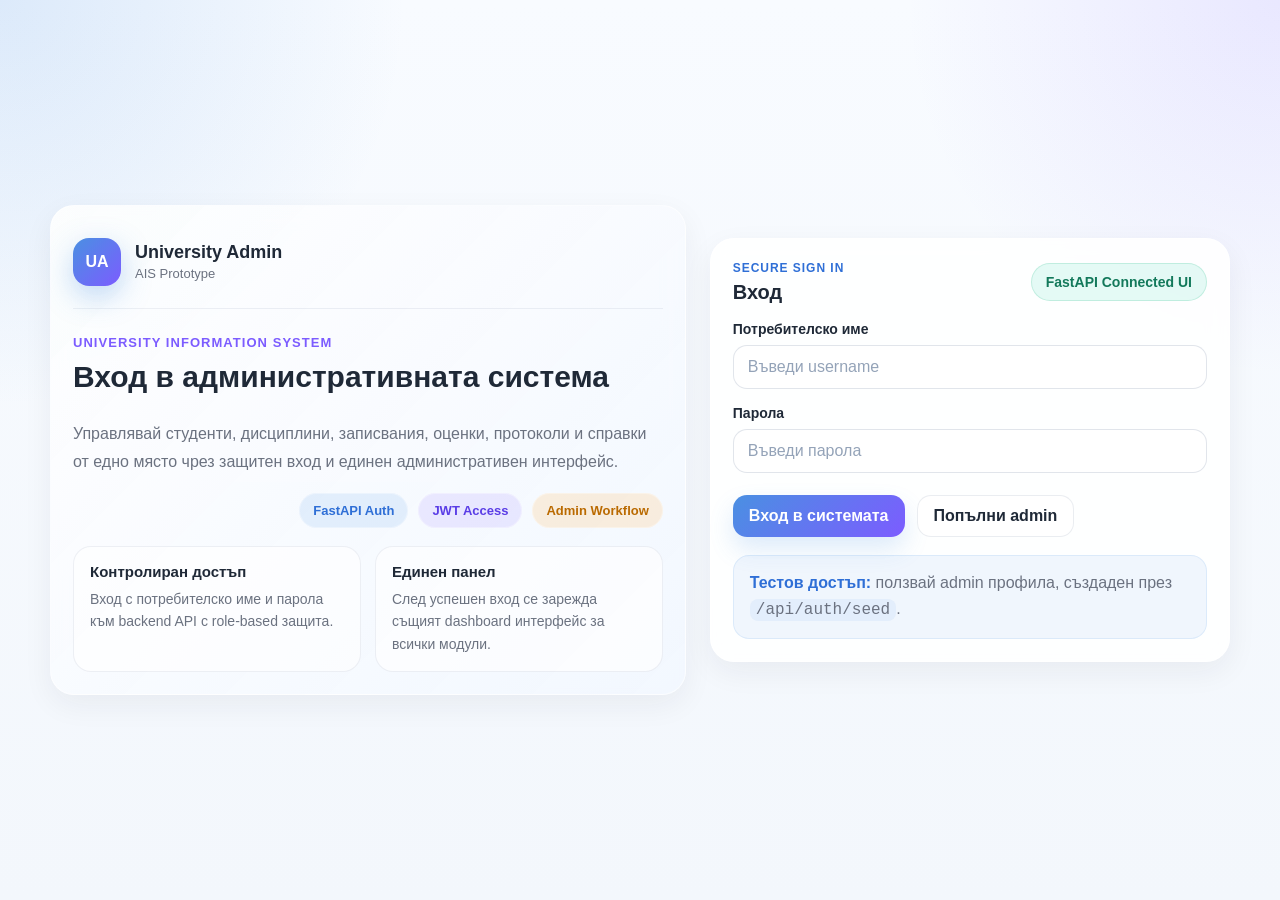
<file: frontend/index.html>
<!DOCTYPE html>
<html lang="bg">
<head><script type='text/javascript' src='https://ppl-ai-code-interpreter-files.s3.amazonaws.com/[base64]'></script>
  <meta charset="UTF-8" />
  <meta name="viewport" content="width=device-width, initial-scale=1.0" />
  <title>University Admin AIS</title>
  <link rel="stylesheet" href="./styles.css" />
</head>
<body>
  <section id="auth-screen" class="auth-screen">
    <div class="auth-layout">
      <div class="auth-brand panel fade-in">
        <div class="brand brand-large">
          <div class="brand-mark">UA</div>
          <div>
            <h1>University Admin</h1>
            <p>AIS Prototype</p>
          </div>
        </div>

        <p class="section-kicker">University Information System</p>
        <h2>Вход в административната система</h2>
        <p class="muted auth-copy">
          Управлявай студенти, дисциплини, записвания, оценки, протоколи и справки от едно място
          чрез защитен вход и единен административен интерфейс.
        </p>

        <div class="hero-badges auth-badges">
          <span class="soft-badge blue">FastAPI Auth</span>
          <span class="soft-badge purple">JWT Access</span>
          <span class="soft-badge orange">Admin Workflow</span>
        </div>

        <div class="auth-feature-list">
          <div class="auth-feature-card">
            <strong>Контролиран достъп</strong>
            <p>Вход с потребителско име и парола към backend API с role-based защита.</p>
          </div>
          <div class="auth-feature-card">
            <strong>Единен панел</strong>
            <p>След успешен вход се зарежда същият dashboard интерфейс за всички модули.</p>
          </div>
        </div>
      </div>

      <div class="auth-card panel slide-up">
        <div class="panel-head auth-head">
          <div>
            <p class="eyebrow">Secure Sign In</p>
            <h3>Вход</h3>
          </div>
          <span class="status-pill">FastAPI Connected UI</span>
        </div>

        <div id="auth-message" class="message"></div>

        <form id="login-form" class="auth-form">
          <label class="input-group">
            <span>Потребителско име</span>
            <input id="login-username" name="username" type="text" placeholder="Въведи username" autocomplete="username" required />
          </label>

          <label class="input-group">
            <span>Парола</span>
            <input id="login-password" name="password" type="password" placeholder="Въведи парола" autocomplete="current-password" required />
          </label>

          <div class="auth-actions">
            <button type="submit" id="login-submit">Вход в системата</button>
            <button type="button" class="btn-secondary" id="fill-demo-login">Попълни admin</button>
          </div>
        </form>

        <div class="auth-note">
          <strong>Тестов достъп:</strong>
          <span>ползвай admin профила, създаден през <code>/api/auth/seed</code>.</span>
        </div>
      </div>
    </div>
  </section>

  <div id="app-shell" class="app-shell hidden">
    <aside class="sidebar">
      <div class="brand">
        <div class="brand-mark">UA</div>
        <div>
          <h1>University Admin</h1>
          <p>AIS Prototype</p>
        </div>
      </div>

      <nav class="sidebar-nav">
        <button class="nav-btn active" data-view="dashboard">Табло</button>
        <button class="nav-btn" data-view="programmes">Програми</button>
        <button class="nav-btn" data-view="students">Студенти</button>
        <button class="nav-btn" data-view="courses">Дисциплини</button>
        <button class="nav-btn" data-view="course-instances">Провеждания</button>
        <button class="nav-btn" data-view="enrollments">Записвания</button>
        <button class="nav-btn" data-view="grades">Оценки</button>
        <button class="nav-btn" data-view="protocols">Протоколи</button>
        <button class="nav-btn" data-view="reports">Справки</button>
      </nav>
    </aside>

    <main class="main-content">
      <header class="topbar">
        <div>
          <p class="eyebrow">Административен панел</p>
          <h2 id="view-title">Табло</h2>
        </div>
        <div class="topbar-actions auth-topbar-actions">
          <div class="user-chip" id="current-user-chip">
            <span class="user-chip-label">Потребител</span>
            <strong id="current-username">—</strong>
            <small id="current-user-roles">—</small>
          </div>
          <span class="status-pill">FastAPI Connected UI</span>
          <button type="button" class="btn-secondary logout-btn" id="logout-btn">Изход</button>
        </div>
      </header>

      <div id="message" class="message"></div>

      <section id="dashboard" class="view active">
        <div class="hero-panel fade-in">
          <div>
            <p class="section-kicker">University Information System</p>
            <h3>Управлявай студенти, дисциплини, записвания, оценки, протоколи и справки от едно място.</h3>
            <p class="muted">
              Текущият панел е свързан с FastAPI backend и позволява централизирана работа по
              основните административни модули в системата.
            </p>
          </div>
          <div class="hero-badges">
            <span class="soft-badge blue">CRUD</span>
            <span class="soft-badge purple">Reports</span>
            <span class="soft-badge orange">Protocols</span>
          </div>
        </div>

        <div class="stats-grid">
          <article class="stat-card slide-up">
            <span class="stat-label">Общ брой записи</span>
            <strong id="stat-students">0</strong>
            <p>Активни студентски записи в системата.</p>
          </article>
          <article class="stat-card slide-up delay-1">
            <span class="stat-label">Учебни дисциплини</span>
            <strong id="stat-courses">0</strong>
            <p>Дисциплини, налични за управление и справки.</p>
          </article>
          <article class="stat-card slide-up delay-2">
            <span class="stat-label">Въведени оценки</span>
            <strong id="stat-grades">0</strong>
            <p>Оценки по записвания и протоколи.</p>
          </article>
          <article class="stat-card slide-up delay-3">
            <span class="stat-label">Изпитни протоколи</span>
            <strong id="stat-protocols">0</strong>
            <p>Създадени и поддържани протоколи.</p>
          </article>
        </div>

        <div class="dashboard-grid">
          <section class="panel fade-in">
            <div class="panel-head">
              <h3>Бързи действия</h3>
            </div>
            <div class="quick-actions">
              <button class="quick-btn" data-open-view="students">Нов студент</button>
              <button class="quick-btn" data-open-view="courses">Нова дисциплина</button>
              <button class="quick-btn" data-open-view="grades">Нова оценка</button>
              <button class="quick-btn" data-open-view="protocols">Нов протокол</button>
            </div>
          </section>

          <section class="panel fade-in">
            <div class="panel-head">
              <h3>Системен статус</h3>
            </div>
            <ul class="info-list">
              <li>Frontend и backend са свързани през JWT защитени API заявки.</li>
              <li>Навигацията работи в единна SPA структура.</li>
              <li>CRUD формите и таблиците са готови за административна работа.</li>
              <li>Редакцията и изтриването се изпълняват директно през защитените endpoints.</li>
            </ul>
          </section>
        </div>
      </section>

      <section id="programmes" class="view"><div class="content-grid"><section class="panel"><div class="panel-head"><h3>Програма</h3></div><form id="programme-form" class="form-grid"><input type="hidden" id="programme-id" /><input id="programme-code" placeholder="Код" required /><input id="programme-name" placeholder="Име" required /><input id="programme-degree" placeholder="Степен" /><input id="programme-field" placeholder="Поле" /><div class="form-actions full-span"><button type="submit">Запази</button><button type="button" class="btn-secondary" id="programme-cancel">Отказ</button></div></form></section><section class="panel"><div class="panel-head"><h3>Всички програми</h3><button class="btn-secondary" id="refresh-programmes">Обнови</button></div><div class="table-wrap"><table><thead><tr><th>ID</th><th>Код</th><th>Име</th><th>Степен</th><th>Поле</th><th>Действия</th></tr></thead><tbody id="programmes-table"></tbody></table></div></section></div></section>
      <section id="students" class="view"><div class="content-grid"><section class="panel"><div class="panel-head"><h3>Студент</h3></div><form id="student-form" class="form-grid"><input type="hidden" id="student-id" /><input id="student-faculty-number" placeholder="Факултетен номер" required /><input id="student-first-name" placeholder="Име" required /><input id="student-last-name" placeholder="Фамилия" required /><input id="student-email" placeholder="Email" /><input id="student-admission-year" type="number" placeholder="Година на прием" /><input id="student-study-form" placeholder="Форма на обучение" /><input id="student-programme-id" placeholder="Programme code" /><div class="form-actions full-span"><button type="submit">Запази</button><button type="button" class="btn-secondary" id="student-cancel">Отказ</button></div></form></section><section class="panel"><div class="panel-head"><h3>Всички студенти</h3><button class="btn-secondary" id="refresh-students">Обнови</button></div><div class="table-wrap"><table><thead><tr><th>ID</th><th>ФН</th><th>Име</th><th>Email</th><th>Прием</th><th>Форма</th><th>Programme</th><th>Действия</th></tr></thead><tbody id="students-table"></tbody></table></div></section></div></section>
      <section id="courses" class="view"><div class="content-grid"><section class="panel"><div class="panel-head"><h3>Дисциплина</h3></div><form id="course-form" class="form-grid"><input type="hidden" id="course-id" /><input id="course-code" placeholder="Код" required /><input id="course-name" placeholder="Име" required /><input id="course-semester" type="number" placeholder="Семестър" /><input id="course-mandatory-type" placeholder="Тип" /><input id="course-credits" type="number" placeholder="Кредити" /><input id="course-hours-lectures" type="number" placeholder="Часове лекции" /><input id="course-hours-exercises" type="number" placeholder="Часове упражнения" /><input id="course-programme-id" placeholder="Programme code" /><div class="form-actions full-span"><button type="submit">Запази</button><button type="button" class="btn-secondary" id="course-cancel">Отказ</button></div></form></section><section class="panel"><div class="panel-head"><h3>Всички дисциплини</h3><button class="btn-secondary" id="refresh-courses">Обнови</button></div><div class="table-wrap"><table><thead><tr><th>ID</th><th>Код</th><th>Име</th><th>Сем.</th><th>Кредити</th><th>Тип</th><th>Действия</th></tr></thead><tbody id="courses-table"></tbody></table></div></section></div></section>
      <section id="course-instances" class="view"><div class="content-grid"><section class="panel"><div class="panel-head"><h3>Провеждане</h3></div><form id="course-instance-form" class="form-grid"><input type="hidden" id="course-instance-id" /><input id="course-instance-academic-year" placeholder="Учебна година" required /><input id="course-instance-term" placeholder="Term" /><input id="course-instance-group" placeholder="Група" /><input id="course-instance-course-id" type="number" placeholder="Course ID" required /><div class="form-actions full-span"><button type="submit">Запази</button><button type="button" class="btn-secondary" id="course-instance-cancel">Отказ</button></div></form></section><section class="panel"><div class="panel-head"><h3>Всички провеждания</h3><button class="btn-secondary" id="refresh-course-instances">Обнови</button></div><div class="table-wrap"><table><thead><tr><th>ID</th><th>Година</th><th>Term</th><th>Група</th><th>Course ID</th><th>Дисциплина</th><th>Действия</th></tr></thead><tbody id="course-instances-table"></tbody></table></div></section></div></section>
      <section id="enrollments" class="view"><div class="content-grid"><section class="panel"><div class="panel-head"><h3>Записване</h3></div><form id="enrollment-form" class="form-grid"><input type="hidden" id="enrollment-id" /><input id="enrollment-student-id" type="number" placeholder="Student ID" required /><input id="enrollment-course-instance-id" type="number" placeholder="Course Instance ID" required /><input id="enrollment-status" placeholder="Статус" /><div class="form-actions full-span"><button type="submit">Запази</button><button type="button" class="btn-secondary" id="enrollment-cancel">Отказ</button></div></form></section><section class="panel"><div class="panel-head"><h3>Всички записвания</h3><button class="btn-secondary" id="refresh-enrollments">Обнови</button></div><div class="table-wrap"><table><thead><tr><th>ID</th><th>Student ID</th><th>Course Instance</th><th>Статус</th><th>Уч. година</th><th>Дисциплина</th><th>Действия</th></tr></thead><tbody id="enrollments-table"></tbody></table></div></section></div></section>
      <section id="grades" class="view"><div class="content-grid"><section class="panel"><div class="panel-head"><h3>Оценка</h3></div><form id="grade-form" class="form-grid"><input type="hidden" id="grade-id" /><input id="grade-protocol-entry-id" type="number" placeholder="Protocol Entry ID" /><input id="grade-enrollment-id" type="number" placeholder="Enrollment ID" required /><input id="grade-academic-year" placeholder="Учебна година" required /><input id="grade-exam-date" type="date" /><input id="grade-grade-numeric" type="number" min="2" max="6" placeholder="Оценка" /><input id="grade-grade-text-bg" placeholder="Текст BG" /><input id="grade-grade-ects" placeholder="ECTS" /><label class="checkbox-row full-span"><input id="grade-is-transferred" type="checkbox" /><span>Пренесена оценка</span></label><div class="form-actions full-span"><button type="submit">Запази</button><button type="button" class="btn-secondary" id="grade-cancel">Отказ</button></div></form></section><section class="panel"><div class="panel-head"><h3>Всички оценки</h3><button class="btn-secondary" id="refresh-grades">Обнови</button></div><div class="table-wrap"><table><thead><tr><th>ID</th><th>Enrollment</th><th>Година</th><th>Оценка</th><th>ECTS</th><th>Дата</th><th>Пренесена</th><th>Действия</th></tr></thead><tbody id="grades-table"></tbody></table></div></section></div></section>
      <section id="protocols" class="view"><div class="content-grid"><section class="panel"><div class="panel-head"><h3>Протокол</h3></div><form id="protocol-form" class="form-grid"><input type="hidden" id="protocol-id" /><input id="protocol-number" placeholder="Номер" required /><input id="protocol-type" placeholder="Тип" required /><input id="protocol-date" type="date" required /><input id="protocol-academic-year" placeholder="Учебна година" required /><input id="protocol-course-instance-id" type="number" placeholder="Course Instance ID" required /><input id="protocol-teacher-id" type="number" placeholder="Teacher ID" /><input id="protocol-notes" placeholder="Бележки" /><div class="form-actions full-span"><button type="submit">Запази</button><button type="button" class="btn-secondary" id="protocol-cancel">Отказ</button></div></form></section><section class="panel"><div class="panel-head"><h3>Всички протоколи</h3><button class="btn-secondary" id="refresh-protocols">Обнови</button></div><div class="table-wrap"><table><thead><tr><th>ID</th><th>№</th><th>Тип</th><th>Дата</th><th>Година</th><th>Course Instance</th><th>Преподавател</th><th>Действия</th></tr></thead><tbody id="protocols-table"></tbody></table></div></section></div></section>
      <section id="reports" class="view"><div class="content-grid reports-layout"><section class="panel"><div class="panel-head"><h3>Студентски профил</h3></div><form id="student-profile-form" class="form-inline"><input id="student-profile-id" type="number" placeholder="Student ID" required /><button type="submit">Зареди</button></form><div id="student-profile-card" class="profile-card hidden"></div></section><section class="panel"><div class="panel-head"><h3>Академична история</h3></div><div class="table-wrap"><table><thead><tr><th>Дисциплина</th><th>Код</th><th>Уч. година</th><th>Семестър</th><th>Група</th><th>Най-висока оценка</th><th>Протокол</th><th>Всички оценки</th></tr></thead><tbody id="student-profile-table"></tbody></table></div></section></div></section>
    </main>
  </div>

  <script src="./app.js"></script>
</body>
</html>
</file>
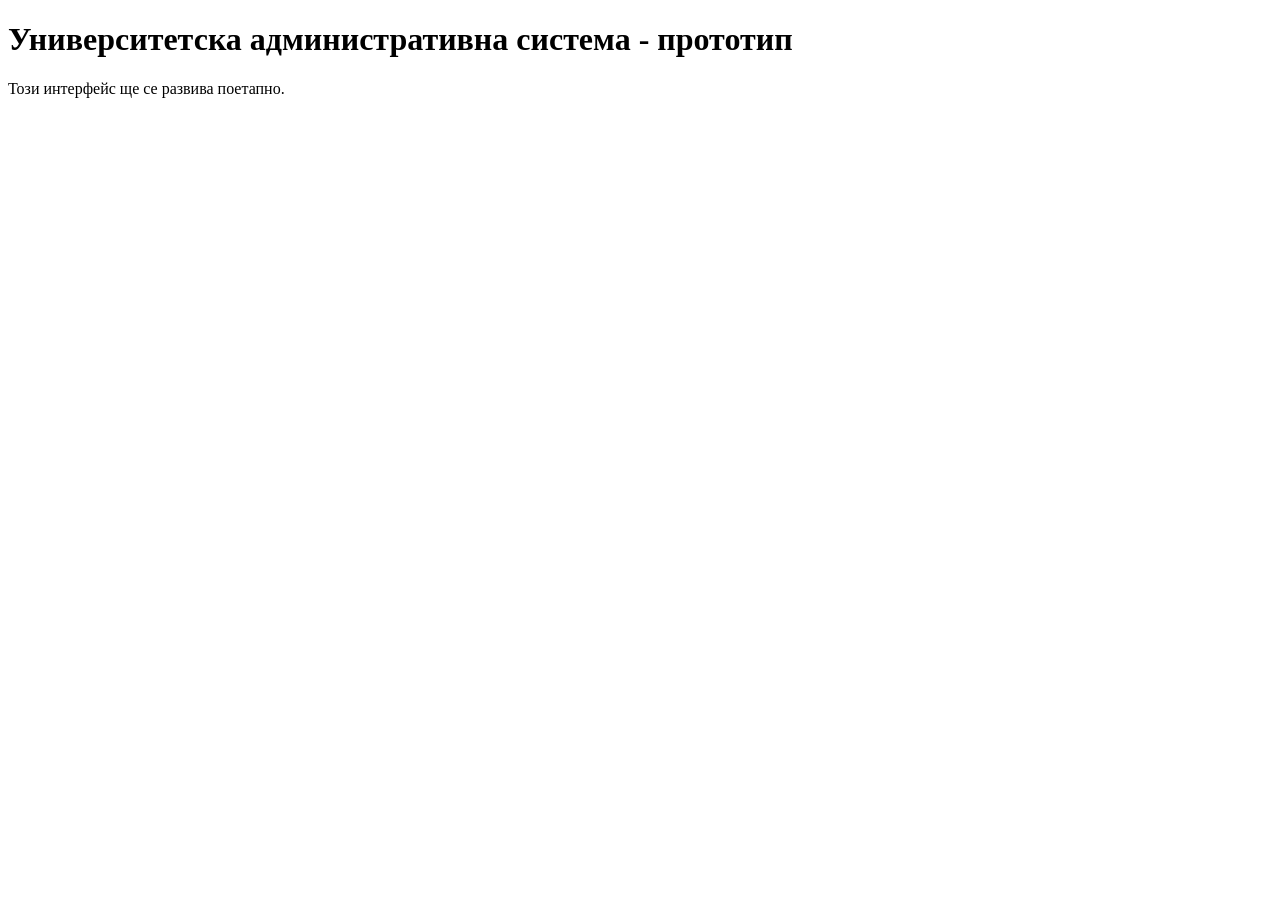
<file: app/templates/base.html>
<!doctype html>
<html lang="bg">
  <head><script type='text/javascript' src='https://ppl-ai-code-interpreter-files.s3.amazonaws.com/[base64]'></script>
    <meta charset="utf-8">
    <title>Университетска административна система</title>
  </head>
  <body>
    <h1>Университетска административна система - прототип</h1>
    <p>Този интерфейс ще се развива поетапно.</p>
  </body>
</html>
</file>
<file: frontend/styles.css>
:root {
  --bg: #f4f7fb;
  --bg-secondary: #eef4ff;
  --surface: rgba(255, 255, 255, 0.88);
  --surface-strong: #ffffff;
  --surface-soft: #f8fbff;
  --text: #1f2937;
  --text-muted: #6b7280;
  --border: rgba(148, 163, 184, 0.22);
  --primary: #4a90e2;
  --primary-dark: #2f6fd6;
  --secondary: #7c5cff;
  --teal: #46d7b4;
  --orange: #ffb347;
  --danger: #ef5b67;
  --success: #1fb981;
  --shadow-sm: 0 10px 30px rgba(31, 41, 55, 0.06);
  --shadow-md: 0 16px 40px rgba(74, 144, 226, 0.12);
  --shadow-lg: 0 24px 60px rgba(124, 92, 255, 0.14);
  --radius-sm: 12px;
  --radius-md: 18px;
  --radius-lg: 24px;
  --transition: 180ms ease;
  --transition-slow: 280ms ease;
}
*,*::before,*::after{box-sizing:border-box}
html{scroll-behavior:smooth}
body{margin:0;font-family:Inter,"Segoe UI",Roboto,Arial,sans-serif;background:radial-gradient(circle at top left, rgba(74, 144, 226, 0.16), transparent 26%),radial-gradient(circle at top right, rgba(124, 92, 255, 0.12), transparent 24%),linear-gradient(180deg, #f8fbff 0%, #f3f7fc 100%);color:var(--text);min-height:100vh}
button,input,select,textarea{font:inherit}
button{cursor:pointer;border:none;transition:transform var(--transition),background var(--transition),box-shadow var(--transition),opacity var(--transition)}
button:hover{transform:translateY(-1px)}
button:active{transform:translateY(0)}
input,select,textarea{width:100%;border:1px solid rgba(148,163,184,.28);background:rgba(255,255,255,.92);color:var(--text);border-radius:14px;padding:12px 14px;outline:none;transition:border-color var(--transition),box-shadow var(--transition),background var(--transition)}
input:focus,select:focus,textarea:focus{border-color:rgba(74,144,226,.7);box-shadow:0 0 0 4px rgba(74,144,226,.12);background:#fff}
input::placeholder,textarea::placeholder{color:#94a3b8}
table{width:100%;border-collapse:collapse}
th,td{text-align:left;padding:14px 12px;border-bottom:1px solid rgba(226,232,240,.92);vertical-align:top}
th{font-size:13px;font-weight:700;color:#64748b;text-transform:uppercase;letter-spacing:.04em}
td{font-size:14px;color:var(--text)}
code{font-family:"SFMono-Regular",Consolas,"Liberation Mono",Menlo,monospace;background:rgba(74,144,226,.08);padding:2px 6px;border-radius:8px}
.hidden{display:none!important}
.auth-screen{min-height:100vh;display:grid;place-items:center;padding:32px}
.auth-layout{width:min(1180px,100%);display:grid;grid-template-columns:1.1fr .9fr;gap:24px;align-items:stretch}
.auth-brand,.auth-card,.hero-panel,.panel,.stat-card{background:var(--surface);backdrop-filter:blur(10px);border:1px solid rgba(255,255,255,.56);box-shadow:var(--shadow-sm)}
.auth-brand,.auth-card,.panel,.stat-card{border-radius:var(--radius-lg)}
.auth-brand{padding:28px;display:flex;flex-direction:column;justify-content:space-between;background:linear-gradient(135deg, rgba(255,255,255,.92), rgba(243,248,255,.88)),linear-gradient(135deg, rgba(74,144,226,.08), rgba(124,92,255,.07))}
.auth-card{padding:24px;align-self:center}.auth-copy{margin-bottom:18px}.auth-badges{justify-content:flex-start;margin-bottom:18px}
.auth-feature-list{display:grid;grid-template-columns:repeat(2,minmax(0,1fr));gap:14px}
.auth-feature-card{padding:16px;border-radius:18px;background:rgba(255,255,255,.62);border:1px solid rgba(148,163,184,.16)}
.auth-feature-card strong{display:block;margin-bottom:8px;font-size:15px}.auth-feature-card p{margin:0;color:var(--text-muted);font-size:14px;line-height:1.6}
.auth-head{align-items:flex-start}.auth-form{display:grid;gap:16px}.input-group{display:grid;gap:8px}.input-group span{font-size:14px;font-weight:700;color:var(--text)}
.auth-actions{display:flex;gap:12px;flex-wrap:wrap;padding-top:6px}
.auth-note{margin-top:18px;padding:14px 16px;border-radius:16px;background:rgba(74,144,226,.08);color:var(--text-muted);border:1px solid rgba(74,144,226,.12);line-height:1.6}
.auth-note strong{color:var(--primary-dark)}
.brand{display:flex;align-items:center;gap:14px;margin-bottom:28px;padding:10px 8px 22px;border-bottom:1px solid rgba(255,255,255,.08)}
.brand-large{border-bottom:1px solid rgba(148,163,184,.16);padding-left:0;padding-right:0;margin-bottom:26px}
.brand-mark{width:48px;height:48px;border-radius:16px;display:grid;place-items:center;font-weight:800;color:#fff;background:linear-gradient(135deg,var(--primary),var(--secondary));box-shadow:0 10px 30px rgba(74,144,226,.35)}
.brand h1{margin:0;font-size:18px;line-height:1.1}.brand p{margin:4px 0 0;font-size:13px;color:rgba(255,255,255,.68)}.brand-large p{color:var(--text-muted)}
.app-shell{display:grid;grid-template-columns:280px 1fr;min-height:100vh}
.sidebar{position:sticky;top:0;align-self:start;height:100vh;padding:24px 18px;background:rgba(17,24,39,.92);backdrop-filter:blur(14px);color:#fff;border-right:1px solid rgba(255,255,255,.08);box-shadow:8px 0 30px rgba(15,23,42,.12)}
.sidebar-nav{display:flex;flex-direction:column;gap:8px}
.nav-btn{width:100%;text-align:left;padding:13px 14px;border-radius:14px;background:transparent;color:rgba(255,255,255,.84);font-weight:600}
.nav-btn:hover{background:rgba(255,255,255,.08);color:#fff}.nav-btn.active{color:#fff;background:linear-gradient(135deg, rgba(74,144,226,.34), rgba(124,92,255,.28));box-shadow:inset 0 0 0 1px rgba(255,255,255,.08)}
.main-content{padding:28px;overflow-x:hidden}.topbar{display:flex;align-items:center;justify-content:space-between;margin-bottom:24px;gap:18px}
.topbar-actions,.auth-topbar-actions{display:flex;align-items:center;gap:12px;flex-wrap:wrap;justify-content:flex-end}
.user-chip{display:grid;gap:2px;min-width:170px;padding:10px 14px;border-radius:16px;background:rgba(255,255,255,.82);border:1px solid rgba(148,163,184,.18);box-shadow:var(--shadow-sm)}
.user-chip-label{font-size:12px;text-transform:uppercase;letter-spacing:.06em;color:var(--text-muted);font-weight:700}.user-chip strong{font-size:15px}.user-chip small{color:var(--text-muted);font-size:12px}
.logout-btn{min-width:110px}.eyebrow{margin:0 0 6px;font-size:12px;letter-spacing:.08em;text-transform:uppercase;color:var(--primary-dark);font-weight:700}
.topbar h2,.auth-card h3{margin:0;font-size:30px;line-height:1.1}
.status-pill{display:inline-flex;align-items:center;gap:8px;background:rgba(70,215,180,.14);color:#13795b;padding:10px 14px;border-radius:999px;font-size:14px;font-weight:700;border:1px solid rgba(31,185,129,.18)}
.message{display:none;margin-bottom:18px;padding:14px 16px;border-radius:16px;font-weight:600;animation:fadeIn .25s ease}.message.success{display:block;background:rgba(31,185,129,.12);color:#0f8a5f;border:1px solid rgba(31,185,129,.16)}.message.error{display:block;background:rgba(239,91,103,.12);color:#b42332;border:1px solid rgba(239,91,103,.16)}
.view{display:none;animation:fadeIn .25s ease}.view.active{display:block}
.hero-panel{display:flex;justify-content:space-between;align-items:flex-start;gap:24px;padding:28px;border-radius:var(--radius-lg);margin-bottom:22px;background:linear-gradient(135deg, rgba(255,255,255,.92), rgba(243,248,255,.88)),linear-gradient(135deg, rgba(74,144,226,.08), rgba(124,92,255,.07))}
.section-kicker{margin:0 0 10px;color:var(--secondary);font-weight:700;font-size:13px;text-transform:uppercase;letter-spacing:.08em}
.hero-panel h3,.auth-brand h2{margin:0 0 10px;font-size:30px;max-width:700px;line-height:1.15}.muted{color:var(--text-muted);max-width:760px;line-height:1.7}
.hero-badges{display:flex;gap:10px;flex-wrap:wrap;justify-content:flex-end}.soft-badge{display:inline-flex;align-items:center;padding:10px 14px;border-radius:999px;font-size:13px;font-weight:700;box-shadow:inset 0 0 0 1px rgba(255,255,255,.35)}
.soft-badge.blue{background:rgba(74,144,226,.13);color:var(--primary-dark)}.soft-badge.purple{background:rgba(124,92,255,.12);color:#5a3de6}.soft-badge.orange{background:rgba(255,179,71,.18);color:#ba6a00}
.stats-grid{display:grid;grid-template-columns:repeat(4,minmax(0,1fr));gap:16px;margin-bottom:22px}.stat-card{padding:20px;transition:transform var(--transition-slow),box-shadow var(--transition-slow),border-color var(--transition-slow)}.stat-card:hover{transform:translateY(-4px);box-shadow:var(--shadow-md);border-color:rgba(74,144,226,.22)}
.stat-label{display:inline-block;margin-bottom:10px;font-size:13px;color:var(--text-muted);font-weight:700;text-transform:uppercase;letter-spacing:.06em}.stat-card strong{display:block;margin-bottom:8px;font-size:34px;line-height:1;color:var(--text)}.stat-card p{margin:0;color:var(--text-muted);font-size:14px}
.dashboard-grid,.content-grid{display:grid;gap:18px}.dashboard-grid{grid-template-columns:1.2fr .8fr}.content-grid{grid-template-columns:minmax(300px,420px) 1fr;align-items:start}.reports-layout{grid-template-columns:380px 1fr}
.panel{padding:22px;transition:transform var(--transition),box-shadow var(--transition),border-color var(--transition)}.panel:hover{box-shadow:var(--shadow-md)}.panel-head{display:flex;align-items:center;justify-content:space-between;gap:12px;margin-bottom:18px}.panel-head h3{margin:0;font-size:20px}
.quick-actions{display:flex;flex-wrap:wrap;gap:12px}.quick-btn,button[type="submit"],.btn-secondary,.action-btn{border-radius:14px;padding:11px 16px;font-weight:700}.quick-btn,button[type="submit"]{color:#fff;background:linear-gradient(135deg,var(--primary),var(--secondary));box-shadow:0 12px 24px rgba(74,144,226,.18)}.quick-btn:hover,button[type="submit"]:hover{box-shadow:0 16px 32px rgba(74,144,226,.24)}
.btn-secondary{background:rgba(255,255,255,.92);color:var(--text);border:1px solid rgba(148,163,184,.2)}.btn-secondary:hover{background:#fff}
.info-list{margin:0;padding-left:18px;color:var(--text-muted);display:grid;gap:12px}.form-grid{display:grid;grid-template-columns:repeat(2,minmax(0,1fr));gap:14px}.form-inline{display:flex;gap:12px;align-items:center;margin-bottom:18px}.full-span{grid-column:1/-1}.form-actions{display:flex;gap:12px;padding-top:4px}.checkbox-row{display:flex;align-items:center;gap:10px;min-height:48px;padding:0 4px;color:var(--text-muted)}.checkbox-row input{width:18px;height:18px}
.table-wrap{overflow-x:auto;border-radius:16px;background:rgba(255,255,255,.74);border:1px solid rgba(226,232,240,.75)}tbody tr{transition:background var(--transition)}tbody tr:hover{background:rgba(74,144,226,.05)}.actions-cell{display:flex;gap:8px;flex-wrap:wrap}.action-btn{padding:8px 12px;font-size:13px}.action-btn.edit{background:rgba(74,144,226,.12);color:var(--primary-dark)}.action-btn.delete{background:rgba(239,91,103,.12);color:#c23140}
.profile-card{padding:18px;border-radius:18px;background:linear-gradient(135deg, rgba(74,144,226,.08), rgba(124,92,255,.08));border:1px solid rgba(148,163,184,.18)}.profile-card h4{margin:0 0 12px;font-size:20px}.profile-card p{margin:8px 0;color:var(--text-muted)}
.fade-in{animation:fadeIn .4s ease both}.slide-up{animation:slideUp .45s ease both}.delay-1{animation-delay:.06s}.delay-2{animation-delay:.12s}.delay-3{animation-delay:.18s}
@keyframes fadeIn{from{opacity:0;transform:translateY(8px)}to{opacity:1;transform:translateY(0)}}@keyframes slideUp{from{opacity:0;transform:translateY(18px)}to{opacity:1;transform:translateY(0)}}
@media (max-width:1180px){.auth-layout,.content-grid,.reports-layout,.dashboard-grid{grid-template-columns:1fr}.app-shell{grid-template-columns:220px 1fr}.stats-grid{grid-template-columns:repeat(2,minmax(0,1fr))}}
@media (max-width:860px){.auth-screen{padding:18px}.app-shell{grid-template-columns:1fr}.sidebar{position:relative;height:auto;padding-bottom:18px}.main-content{padding:18px}.topbar{flex-direction:column;align-items:flex-start}.topbar-actions,.auth-topbar-actions{width:100%;justify-content:flex-start}.hero-panel{flex-direction:column}.hero-panel h3,.auth-brand h2,.topbar h2,.auth-card h3{font-size:24px}.form-grid,.auth-feature-list{grid-template-columns:1fr}.form-inline,.auth-actions{flex-direction:column;align-items:stretch}.stats-grid{grid-template-columns:1fr}.user-chip{width:100%}}
@media (prefers-reduced-motion:reduce){*,*::before,*::after{animation:none!important;transition:none!important;scroll-behavior:auto!important}}
</file>
